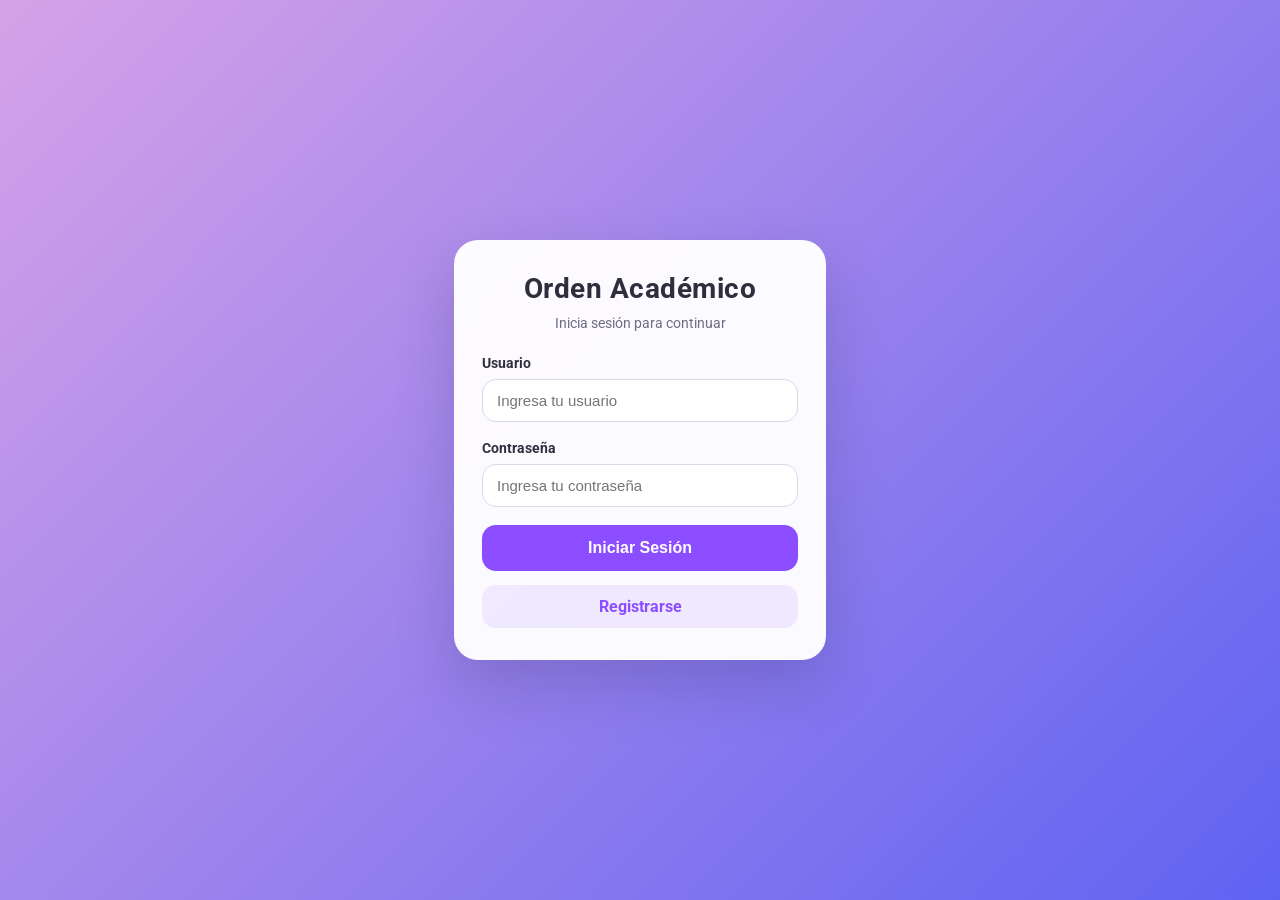
<file: index.html>
<!DOCTYPE html>
<html lang="es">
<head>
    <meta charset="UTF-8">
    <meta name="viewport" content="width=device-width, initial-scale=1.0">
    <title>Iniciar sesión</title>
    <link rel="stylesheet" href="style.css">
</head>
<body>
    <div class="login-container">
        <div class="login-card">
            <h1>Orden Académico</h1>
            <p class="subtitle">Inicia sesión para continuar</p>
            <form action="inicio.html" >
                <label for="username">Usuario</label>
                <input type="text" id="username" name="username" placeholder="Ingresa tu usuario" required>

                <label for="password">Contraseña</label>
                <input type="password" id="password" name="password" placeholder="Ingresa tu contraseña" required>

                <button type="submit">Iniciar Sesión</button>
                <a class="register-button" href="registro.html">Registrarse</a>
            </form>
        </div>
    </div>
</body>
</html>
</file>
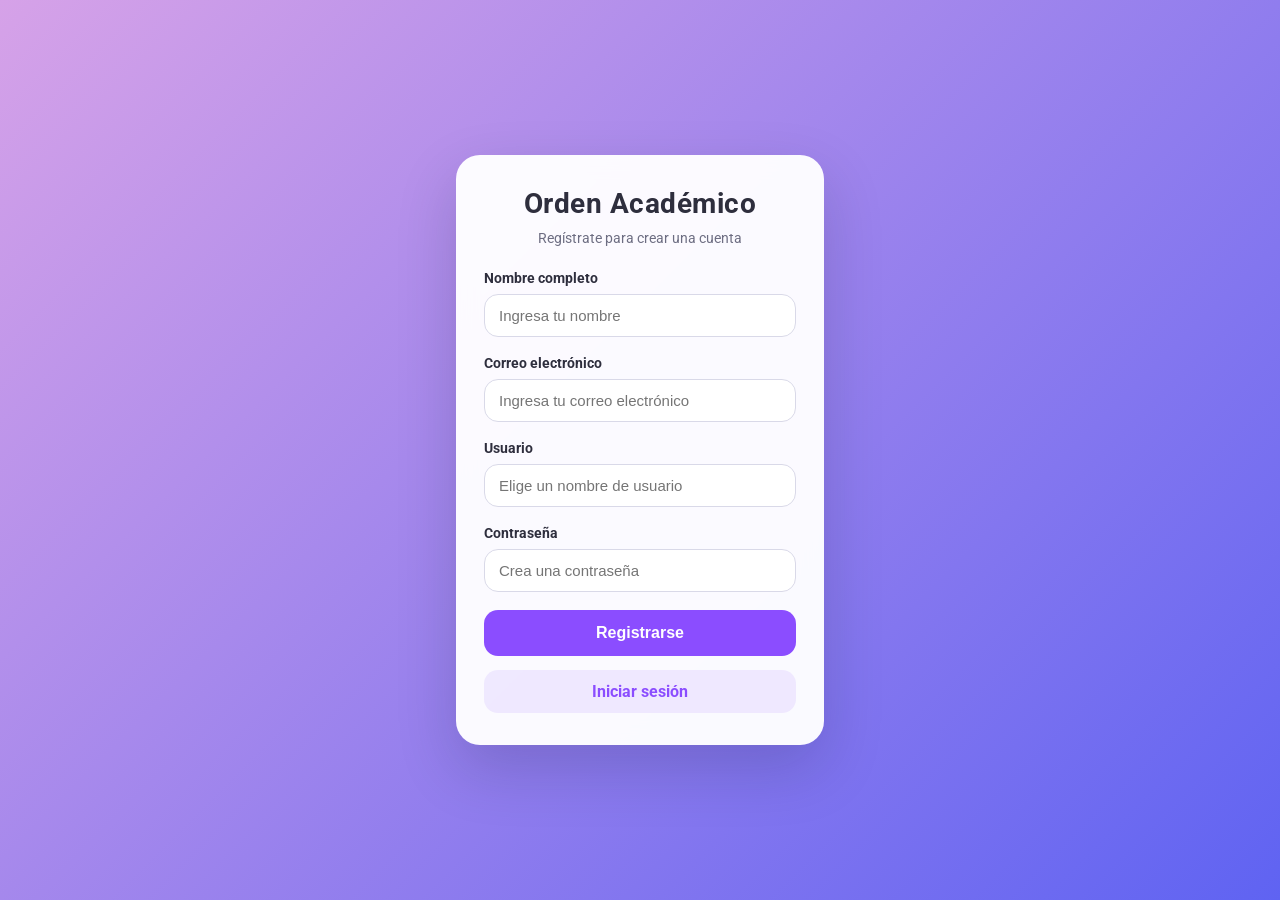
<file: registro.html>
<!DOCTYPE html>
<html lang="es">
<head>
    <meta charset="UTF-8">
    <meta name="viewport" content="width=device-width, initial-scale=1.0">
    <title>Registrarse</title>
    <link rel="stylesheet" href="style.css">
</head>
<body>
    <div class="login-container">
        <div class="login-card">
            <h1>Orden Académico</h1>
            <p class="subtitle">Regístrate para crear una cuenta</p>
            <form action="inicio.html" method="post">
                <label for="name">Nombre completo</label>
                <input type="text" id="name" name="name" placeholder="Ingresa tu nombre" required>

                <label for="email">Correo electrónico</label>
                <input type="email" id="email" name="email" placeholder="Ingresa tu correo electrónico" required>

                <label for="username">Usuario</label>
                <input type="text" id="username" name="username" placeholder="Elige un nombre de usuario" required>

                <label for="password">Contraseña</label>
                <input type="password" id="password" name="password" placeholder="Crea una contraseña" required>

                <button type="submit">Registrarse</button>
                <a class="register-button" href="index.html">Iniciar sesión</a>
            </form>
        </div>
    </div>
</body>
</html>
</file>
<file: style.css>
@import url('https://fonts.googleapis.com/css2?family=Roboto:wght@400;700&display=swap');

:root {
    --bg-start: #9b51e0;
    --bg-end: #5f63f2;
    --card: #ffffff;
    --text: #2e2e3d;
    --muted: #6d6d82;
    --button: #8b4dff;
    --button-hover: #6e38d1;
}

* {
    box-sizing: border-box;
}

body {
    margin: 0;
    min-height: 100vh;
    font-family: 'Roboto', sans-serif;
    background: linear-gradient(135deg, #d6a2e8, var(--bg-end));
    color: var(--text);
}


.login-container {
    width: 100%;
    max-width: 420px;
    margin: 0 auto;
    min-height: 100vh;
    padding: 24px;
    display: flex;
    align-items: center;
    justify-content: center;
}

.login-card {
    background: rgba(255, 255, 255, 0.96);
    border-radius: 24px;
    padding: 32px 28px;
    box-shadow: 0 24px 60px rgba(18, 24, 58, 0.18);
    backdrop-filter: blur(10px);
}

.login-card h1 {
    margin: 0 0 10px;
    font-size: 28px;
    letter-spacing: 0.5px;
    text-align: center;
}

.login-card .subtitle {
    margin: 0 0 24px;
    color: var(--muted);
    text-align: center;
    font-size: 14px;
}

.login-card label {
    display: block;
    margin-bottom: 8px;
    font-weight: 700;
    font-size: 14px;
}

.login-card input {
    width: 100%;
    padding: 12px 14px;
    margin-bottom: 18px;
    border: 1px solid #d9d9e8;
    border-radius: 14px;
    font-size: 15px;
    color: var(--text);
    outline: none;
    transition: border-color 0.2s ease, box-shadow 0.2s ease;
}

.login-card input:focus {
    border-color: rgba(139, 77, 255, 0.8);
    box-shadow: 0 0 0 4px rgba(139, 77, 255, 0.12);
}

.login-card button {
    width: 100%;
    padding: 14px 0;
    border: none;
    border-radius: 14px;
    background-color: var(--button);
    color: #fff;
    font-size: 16px;
    font-weight: 700;
    cursor: pointer;
    transition: background-color 0.2s ease, transform 0.2s ease;
}

.register-button {
    display: block;
    width: 100%;
    margin-top: 14px;
    padding: 12px 0;
    text-align: center;
    border-radius: 14px;
    text-decoration: none;
    color: var(--button);
    background-color: rgba(139, 77, 255, 0.1);
    font-weight: 700;
    transition: background-color 0.2s ease, color 0.2s ease;
}

.register-button:hover {
    background-color: rgba(139, 77, 255, 0.18);
}

.login-card button:hover {
    background-color: var(--button-hover);
    transform: translateY(-1px);
}

@media (max-width: 480px) {
    .login-card {
        padding: 24px 20px;
    }
}
</file>
